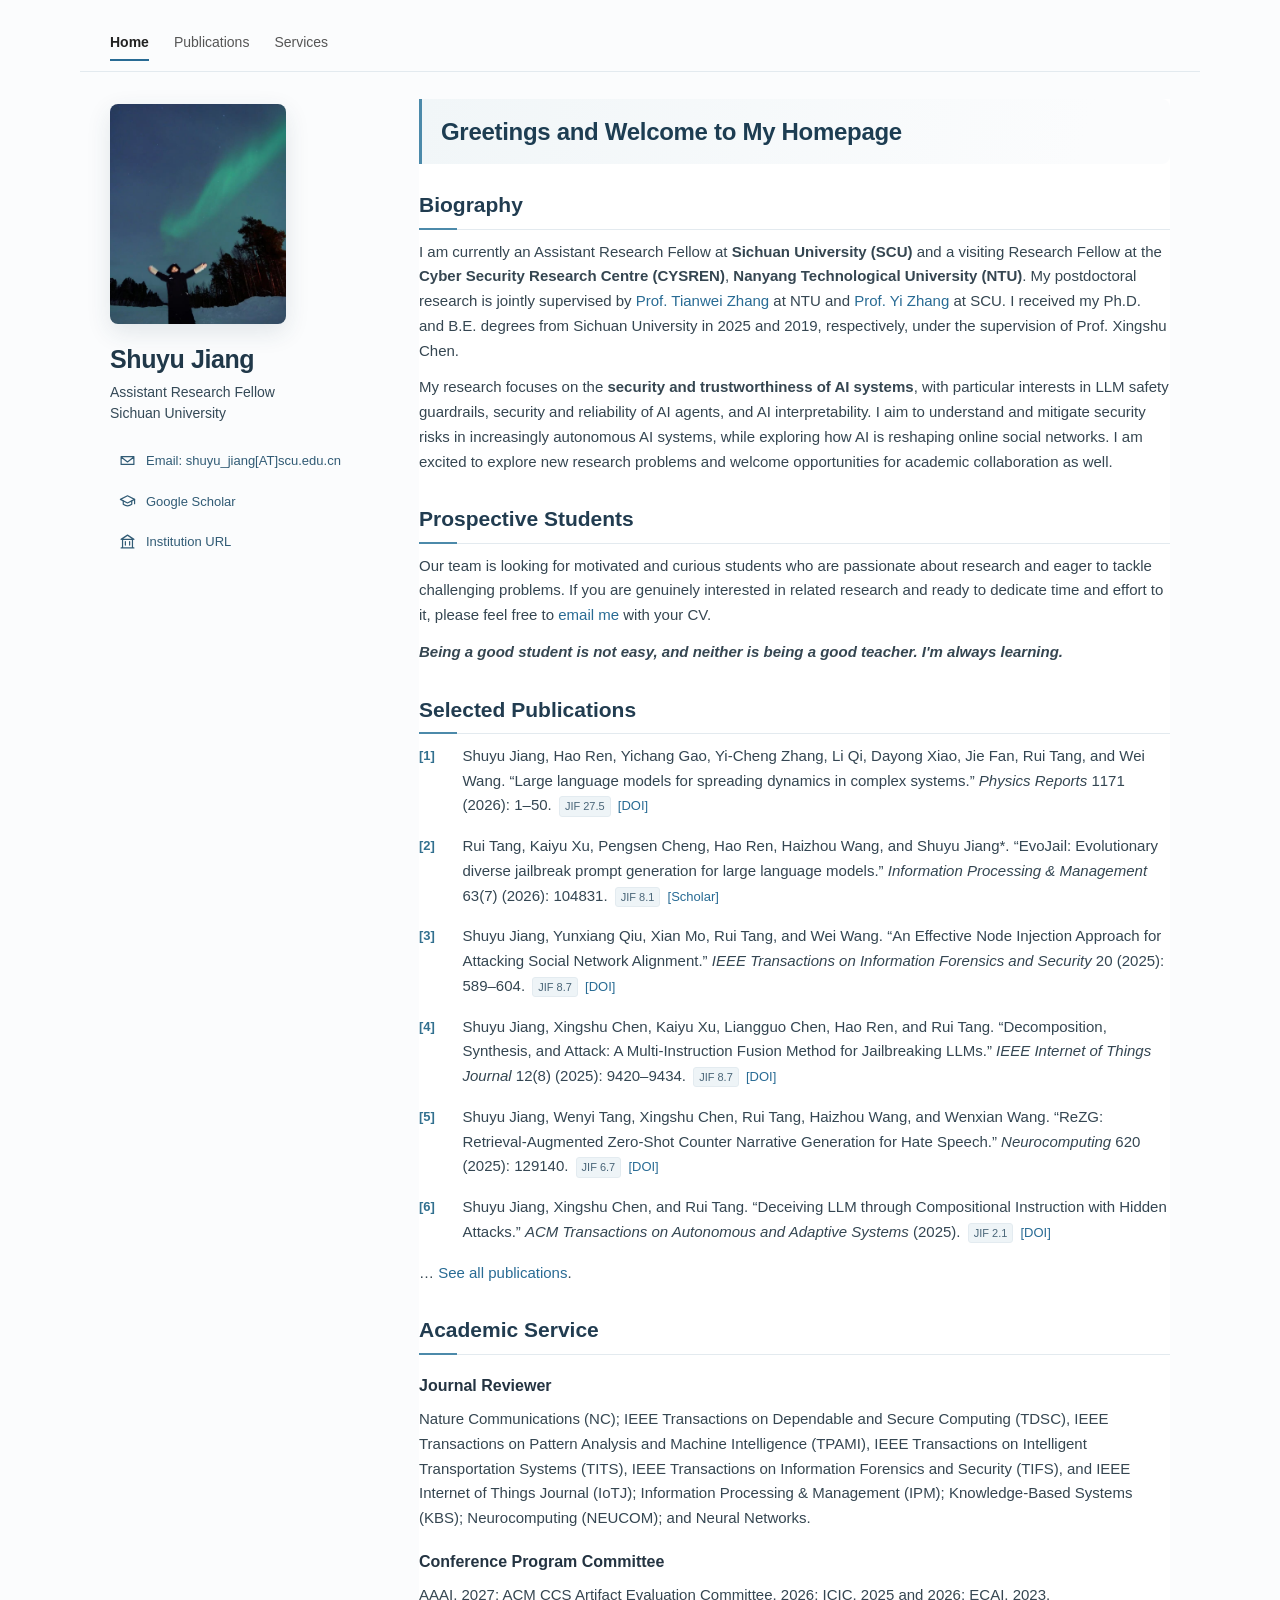
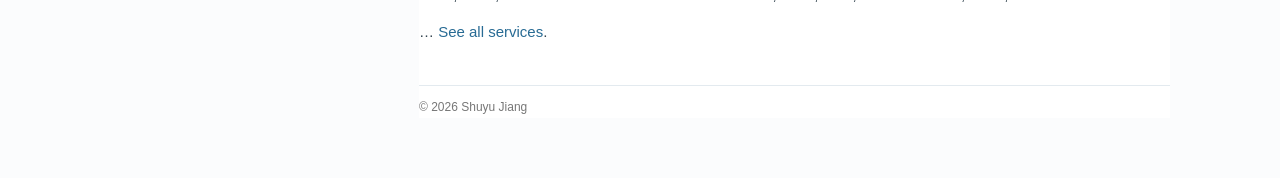
<file: index.html>
<!doctype html>
<html lang="en">
<head>
  <meta charset="utf-8">
  <meta name="viewport" content="width=device-width, initial-scale=1">
  <meta name="description" content="Shuyu Jiang is an Assistant Research Fellow at Sichuan University and a Postdoctoral Research Fellow at CYSREN, Nanyang Technological University. Her research focuses on the security and trustworthiness of AI systems.">
  <title>Shuyu Jiang | Personal Homepage</title>
  <link rel="icon" href="assets/monogram.svg" type="image/svg+xml">
  <link rel="stylesheet" href="styles.css">
</head>
<body>
  <nav class="site-nav" aria-label="Main navigation">
    <a class="active" href="index.html">Home</a>
    <a href="publications.html">Publications</a>
    <a href="services.html">Services</a>
  </nav>
  <div class="page">
    <aside class="profile">
      <img class="portrait" src="assets/shuyu-jiang.png" alt="Shuyu Jiang">
      <h1>Shuyu Jiang</h1>
      <p class="position">Assistant Research Fellow<br>Sichuan University</p>
      <ul class="links">
        <li><a href="mailto:shuyu_jiang@scu.edu.cn"><svg class="link-icon" viewBox="0 0 24 24" aria-hidden="true"><path d="M3 6.5h18v11H3zM3 7l9 7 9-7"/></svg><span>Email: shuyu_jiang[AT]scu.edu.cn</span></a></li>
        <li><a href="https://scholar.google.com/citations?user=rDnyrWEAAAAJ&amp;hl=en" target="_blank" rel="noreferrer"><svg class="link-icon" viewBox="0 0 24 24" aria-hidden="true"><path d="m2 9 10-5 10 5-10 5L2 9Z"/><path d="M6 11v5c3.5 2.5 8.5 2.5 12 0v-5M22 9v6"/></svg><span>Google Scholar</span></a></li>
        <li><a href="https://ccs.scu.edu.cn/info/1384/1156.htm" target="_blank" rel="noreferrer"><svg class="link-icon" viewBox="0 0 24 24" aria-hidden="true"><path d="M3 21h18M5 21V9h14v12M3 9l9-6 9 6M9 12v5m6-5v5"/></svg><span>Institution URL</span></a></li>
      </ul>
    </aside>
    <main class="home">
      <section>
        <h2>Greetings and Welcome to My Homepage</h2>
      </section>
      <section>
        <h2>Biography</h2>
        <p>I am currently an Assistant Research Fellow at <strong>Sichuan University (SCU)</strong> and a visiting Research Fellow at the <strong>Cyber Security Research Centre (CYSREN)</strong>, <strong>Nanyang Technological University (NTU)</strong>. My postdoctoral research is jointly supervised by <a href="https://personal.ntu.edu.sg/tianwei.zhang/" target="_blank" rel="noreferrer">Prof. Tianwei Zhang</a> at NTU and <a href="https://ccs.scu.edu.cn/info/1382/1126.htm" target="_blank" rel="noreferrer">Prof. Yi Zhang</a> at SCU. I received my Ph.D. and B.E. degrees from Sichuan University in 2025 and 2019, respectively, under the supervision of Prof. Xingshu Chen.</p>
        <p>My research focuses on the <strong>security and trustworthiness of AI systems</strong>, with particular interests in LLM safety guardrails, security and reliability of AI agents, and AI interpretability. I aim to understand and mitigate security risks in increasingly autonomous AI systems, while exploring how AI is reshaping online social networks. I am excited to explore new research problems and welcome opportunities for academic collaboration as well.</p>
      </section>
      <section>
        <h2>Prospective Students</h2>
        <p>Our team is looking for motivated and curious students who are passionate about research and eager to tackle challenging problems. If you are genuinely interested in related research and ready to dedicate time and effort to it, please feel free to <a href="mailto:shuyu_jiang[at]scu.edu.cn">email me</a> with your CV. </p>
        <p><strong><em>Being a good student is not easy, and neither is being a good teacher. I'm always learning.</em></strong></p>
      </section>
      <section>
        <h2>Selected Publications</h2>
        <ol class="publications">
          <li>Shuyu Jiang, Hao Ren, Yichang Gao, Yi-Cheng Zhang, Li Qi, Dayong Xiao, Jie Fan, Rui Tang, and Wei Wang. “Large language models for spreading dynamics in complex systems.” <em>Physics Reports</em> 1171 (2026): 1–50. <span class="if-badge">JIF 27.5</span> <a href="https://doi.org/10.1016/j.physrep.2026.01.006" target="_blank" rel="noreferrer">[DOI]</a></li>
          <li>Rui Tang, Kaiyu Xu, Pengsen Cheng, Hao Ren, Haizhou Wang, and Shuyu Jiang*. “EvoJail: Evolutionary diverse jailbreak prompt generation for large language models.” <em>Information Processing &amp; Management</em> 63(7) (2026): 104831. <span class="if-badge">JIF 8.1</span> <a href="https://scholar.google.com/citations?user=rDnyrWEAAAAJ&amp;hl=en" target="_blank" rel="noreferrer">[Scholar]</a></li>
          <li>Shuyu Jiang, Yunxiang Qiu, Xian Mo, Rui Tang, and Wei Wang. “An Effective Node Injection Approach for Attacking Social Network Alignment.” <em>IEEE Transactions on Information Forensics and Security</em> 20 (2025): 589–604. <span class="if-badge">JIF 8.7</span> <a href="https://doi.org/10.1109/TIFS.2024.3515842" target="_blank" rel="noreferrer">[DOI]</a></li>
          <li>Shuyu Jiang, Xingshu Chen, Kaiyu Xu, Liangguo Chen, Hao Ren, and Rui Tang. “Decomposition, Synthesis, and Attack: A Multi-Instruction Fusion Method for Jailbreaking LLMs.” <em>IEEE Internet of Things Journal</em> 12(8) (2025): 9420–9434. <span class="if-badge">JIF 8.7</span> <a href="https://doi.org/10.1109/JIOT.2025.3525741" target="_blank" rel="noreferrer">[DOI]</a></li>
          <li>Shuyu Jiang, Wenyi Tang, Xingshu Chen, Rui Tang, Haizhou Wang, and Wenxian Wang. “ReZG: Retrieval-Augmented Zero-Shot Counter Narrative Generation for Hate Speech.” <em>Neurocomputing</em> 620 (2025): 129140. <span class="if-badge">JIF 6.7</span> <a href="https://doi.org/10.1016/j.neucom.2024.129140" target="_blank" rel="noreferrer">[DOI]</a></li>
          <li>Shuyu Jiang, Xingshu Chen, and Rui Tang. “Deceiving LLM through Compositional Instruction with Hidden Attacks.” <em>ACM Transactions on Autonomous and Adaptive Systems</em> (2025). <span class="if-badge">JIF 2.1</span> <a href="https://doi.org/10.1145/3717067" target="_blank" rel="noreferrer">[DOI]</a></li>
        </ol>
        <p class="more-link">… <a href="publications.html">See all publications</a>.</p>
      </section>
      <section>
        <h2>Academic Service</h2>
        <h3>Journal Reviewer</h3>
        <p>Nature Communications (NC); IEEE Transactions on Dependable and Secure Computing (TDSC), IEEE Transactions on Pattern Analysis and Machine Intelligence (TPAMI), IEEE Transactions on Intelligent Transportation Systems (TITS), IEEE Transactions on Information Forensics and Security (TIFS), and IEEE Internet of Things Journal (IoTJ); Information Processing &amp; Management (IPM); Knowledge-Based Systems (KBS); Neurocomputing (NEUCOM); and Neural Networks.</p>
        <h3>Conference Program Committee</h3>
        <p>AAAI, 2027; ACM CCS Artifact Evaluation Committee, 2026; ICIC, 2025 and 2026; ECAI, 2023.</p>
        <p class="more-link">… <a href="services.html">See all services</a>.</p>
      </section>
      <footer>© 2026 Shuyu Jiang</footer>
    </main>
  </div>
</body>
</html>
</file>
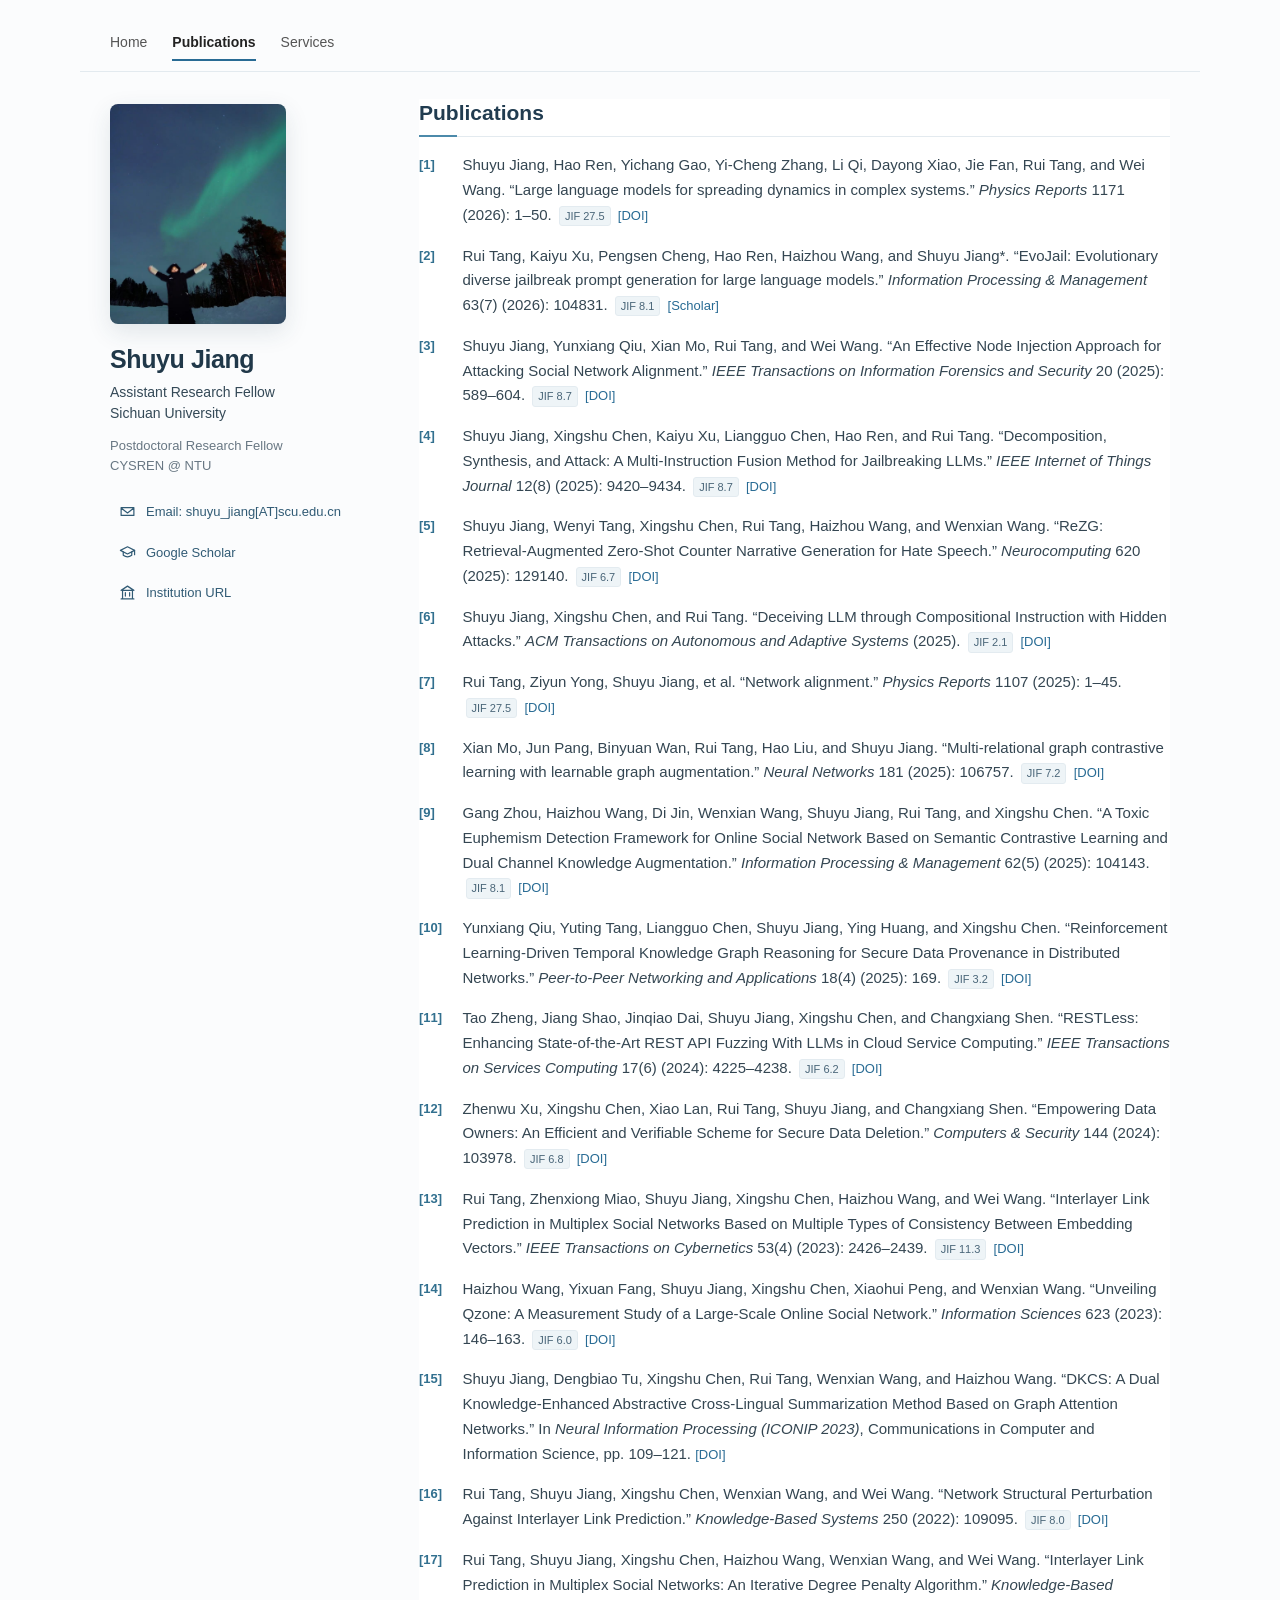
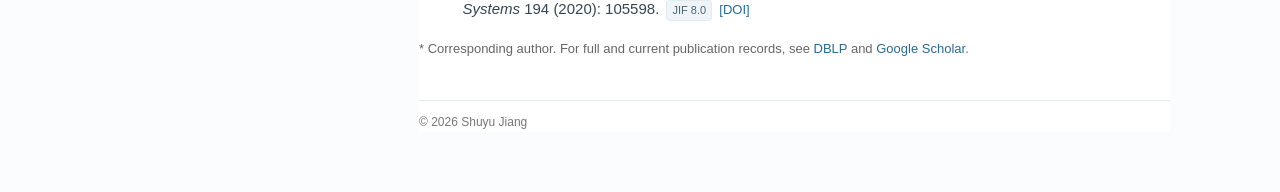
<file: publications.html>
<!doctype html>
<html lang="en">
<head>
  <meta charset="utf-8">
  <meta name="viewport" content="width=device-width, initial-scale=1">
  <meta name="description" content="Selected publications by Shuyu Jiang.">
  <title>Publications | Shuyu Jiang</title>
  <link rel="icon" href="assets/monogram.svg" type="image/svg+xml">
  <link rel="stylesheet" href="styles.css">
</head>
<body>
  <nav class="site-nav" aria-label="Main navigation">
    <a href="index.html">Home</a>
    <a class="active" href="publications.html">Publications</a>
    <a href="services.html">Services</a>
  </nav>
  <div class="page">
    <aside class="profile">
      <img class="portrait" src="assets/shuyu-jiang.png" alt="Shuyu Jiang">
      <h1>Shuyu Jiang</h1>
      <p class="position">Assistant Research Fellow<br>Sichuan University</p>
      <p class="visiting">Postdoctoral Research Fellow<br>CYSREN @ NTU</p>
      <ul class="links">
        <li><a href="mailto:shuyu_jiang@scu.edu.cn"><svg class="link-icon" viewBox="0 0 24 24" aria-hidden="true"><path d="M3 6.5h18v11H3zM3 7l9 7 9-7"/></svg><span>Email: shuyu_jiang[AT]scu.edu.cn</span></a></li>
        <li><a href="https://scholar.google.com/citations?user=rDnyrWEAAAAJ&amp;hl=en" target="_blank" rel="noreferrer"><svg class="link-icon" viewBox="0 0 24 24" aria-hidden="true"><path d="m2 9 10-5 10 5-10 5L2 9Z"/><path d="M6 11v5c3.5 2.5 8.5 2.5 12 0v-5M22 9v6"/></svg><span>Google Scholar</span></a></li>
        <li><a href="https://ccs.scu.edu.cn/info/1384/1156.htm" target="_blank" rel="noreferrer"><svg class="link-icon" viewBox="0 0 24 24" aria-hidden="true"><path d="M3 21h18M5 21V9h14v12M3 9l9-6 9 6M9 12v5m6-5v5"/></svg><span>Institution URL</span></a></li>
      </ul>
    </aside>
    <main>
      <h2>Publications</h2>
      <ol class="publications">
        <li>Shuyu Jiang, Hao Ren, Yichang Gao, Yi-Cheng Zhang, Li Qi, Dayong Xiao, Jie Fan, Rui Tang, and Wei Wang. “Large language models for spreading dynamics in complex systems.” <em>Physics Reports</em> 1171 (2026): 1–50. <span class="if-badge">JIF 27.5</span> <a href="https://doi.org/10.1016/j.physrep.2026.01.006" target="_blank" rel="noreferrer">[DOI]</a></li>
        <li>Rui Tang, Kaiyu Xu, Pengsen Cheng, Hao Ren, Haizhou Wang, and Shuyu Jiang*. “EvoJail: Evolutionary diverse jailbreak prompt generation for large language models.” <em>Information Processing &amp; Management</em> 63(7) (2026): 104831. <span class="if-badge">JIF 8.1</span> <a href="https://scholar.google.com/citations?user=rDnyrWEAAAAJ&amp;hl=en" target="_blank" rel="noreferrer">[Scholar]</a></li>
      

        <li>Shuyu Jiang, Yunxiang Qiu, Xian Mo, Rui Tang, and Wei Wang. “An Effective Node Injection Approach for Attacking Social Network Alignment.” <em>IEEE Transactions on Information Forensics and Security</em> 20 (2025): 589–604. <span class="if-badge">JIF 8.7</span> <a href="https://doi.org/10.1109/TIFS.2024.3515842" target="_blank" rel="noreferrer">[DOI]</a></li>
        <li>Shuyu Jiang, Xingshu Chen, Kaiyu Xu, Liangguo Chen, Hao Ren, and Rui Tang. “Decomposition, Synthesis, and Attack: A Multi-Instruction Fusion Method for Jailbreaking LLMs.” <em>IEEE Internet of Things Journal</em> 12(8) (2025): 9420–9434. <span class="if-badge">JIF 8.7</span> <a href="https://doi.org/10.1109/JIOT.2025.3525741" target="_blank" rel="noreferrer">[DOI]</a></li>
        <li>Shuyu Jiang, Wenyi Tang, Xingshu Chen, Rui Tang, Haizhou Wang, and Wenxian Wang. “ReZG: Retrieval-Augmented Zero-Shot Counter Narrative Generation for Hate Speech.” <em>Neurocomputing</em> 620 (2025): 129140. <span class="if-badge">JIF 6.7</span> <a href="https://doi.org/10.1016/j.neucom.2024.129140" target="_blank" rel="noreferrer">[DOI]</a></li>
        <li>Shuyu Jiang, Xingshu Chen, and Rui Tang. “Deceiving LLM through Compositional Instruction with Hidden Attacks.” <em>ACM Transactions on Autonomous and Adaptive Systems</em> (2025). <span class="if-badge">JIF 2.1</span> <a href="https://doi.org/10.1145/3717067" target="_blank" rel="noreferrer">[DOI]</a></li>
        <li>Rui Tang, Ziyun Yong, Shuyu Jiang, et al. “Network alignment.” <em>Physics Reports</em> 1107 (2025): 1–45. <span class="if-badge">JIF 27.5</span> <a href="https://doi.org/10.1016/j.physrep.2024.11.006" target="_blank" rel="noreferrer">[DOI]</a></li>
        <li>Xian Mo, Jun Pang, Binyuan Wan, Rui Tang, Hao Liu, and Shuyu Jiang. “Multi-relational graph contrastive learning with learnable graph augmentation.” <em>Neural Networks</em> 181 (2025): 106757. <span class="if-badge">JIF 7.2</span> <a href="https://doi.org/10.1016/j.neunet.2024.106757" target="_blank" rel="noreferrer">[DOI]</a></li>
        <li>Gang Zhou, Haizhou Wang, Di Jin, Wenxian Wang, Shuyu Jiang, Rui Tang, and Xingshu Chen. “A Toxic Euphemism Detection Framework for Online Social Network Based on Semantic Contrastive Learning and Dual Channel Knowledge Augmentation.” <em>Information Processing &amp; Management</em> 62(5) (2025): 104143. <span class="if-badge">JIF 8.1</span> <a href="https://doi.org/10.1016/j.ipm.2025.104143" target="_blank" rel="noreferrer">[DOI]</a></li>
        <li>Yunxiang Qiu, Yuting Tang, Liangguo Chen, Shuyu Jiang, Ying Huang, and Xingshu Chen. “Reinforcement Learning-Driven Temporal Knowledge Graph Reasoning for Secure Data Provenance in Distributed Networks.” <em>Peer-to-Peer Networking and Applications</em> 18(4) (2025): 169. <span class="if-badge">JIF 3.2</span> <a href="https://doi.org/10.1007/s12083-025-01977-y" target="_blank" rel="noreferrer">[DOI]</a></li>
      

        <li>Tao Zheng, Jiang Shao, Jinqiao Dai, Shuyu Jiang, Xingshu Chen, and Changxiang Shen. “RESTLess: Enhancing State-of-the-Art REST API Fuzzing With LLMs in Cloud Service Computing.” <em>IEEE Transactions on Services Computing</em> 17(6) (2024): 4225–4238. <span class="if-badge">JIF 6.2</span> <a href="https://doi.org/10.1109/TSC.2024.3489441" target="_blank" rel="noreferrer">[DOI]</a></li>
        <li>Zhenwu Xu, Xingshu Chen, Xiao Lan, Rui Tang, Shuyu Jiang, and Changxiang Shen. “Empowering Data Owners: An Efficient and Verifiable Scheme for Secure Data Deletion.” <em>Computers &amp; Security</em> 144 (2024): 103978. <span class="if-badge">JIF 6.8</span> <a href="https://doi.org/10.1016/j.cose.2024.103978" target="_blank" rel="noreferrer">[DOI]</a></li>
      

        <li>Rui Tang, Zhenxiong Miao, Shuyu Jiang, Xingshu Chen, Haizhou Wang, and Wei Wang. “Interlayer Link Prediction in Multiplex Social Networks Based on Multiple Types of Consistency Between Embedding Vectors.” <em>IEEE Transactions on Cybernetics</em> 53(4) (2023): 2426–2439. <span class="if-badge">JIF 11.3</span> <a href="https://doi.org/10.1109/TCYB.2021.3120134" target="_blank" rel="noreferrer">[DOI]</a></li>
        <li>Haizhou Wang, Yixuan Fang, Shuyu Jiang, Xingshu Chen, Xiaohui Peng, and Wenxian Wang. “Unveiling Qzone: A Measurement Study of a Large-Scale Online Social Network.” <em>Information Sciences</em> 623 (2023): 146–163. <span class="if-badge">JIF 6.0</span> <a href="https://doi.org/10.1016/j.ins.2022.12.023" target="_blank" rel="noreferrer">[DOI]</a></li>
        <li>Shuyu Jiang, Dengbiao Tu, Xingshu Chen, Rui Tang, Wenxian Wang, and Haizhou Wang. “DKCS: A Dual Knowledge-Enhanced Abstractive Cross-Lingual Summarization Method Based on Graph Attention Networks.” In <em>Neural Information Processing (ICONIP 2023)</em>, Communications in Computer and Information Science, pp. 109–121. <a href="https://doi.org/10.1007/978-981-99-8178-6_9" target="_blank" rel="noreferrer">[DOI]</a></li>
      

        <li>Rui Tang, Shuyu Jiang, Xingshu Chen, Wenxian Wang, and Wei Wang. “Network Structural Perturbation Against Interlayer Link Prediction.” <em>Knowledge-Based Systems</em> 250 (2022): 109095. <span class="if-badge">JIF 8.0</span> <a href="https://doi.org/10.1016/j.knosys.2022.109095" target="_blank" rel="noreferrer">[DOI]</a></li>
      

        <li>Rui Tang, Shuyu Jiang, Xingshu Chen, Haizhou Wang, Wenxian Wang, and Wei Wang. “Interlayer Link Prediction in Multiplex Social Networks: An Iterative Degree Penalty Algorithm.” <em>Knowledge-Based Systems</em> 194 (2020): 105598. <span class="if-badge">JIF 8.0</span> <a href="https://doi.org/10.1016/j.knosys.2020.105598" target="_blank" rel="noreferrer">[DOI]</a></li>
      </ol>
      <p class="footnote">* Corresponding author. For full and current publication records, see <a href="https://dblp.org/pid/227/1613.html" target="_blank" rel="noreferrer">DBLP</a> and <a href="https://scholar.google.com/citations?user=rDnyrWEAAAAJ&amp;hl=en" target="_blank" rel="noreferrer">Google Scholar</a>.</p>
      <footer>© 2026 Shuyu Jiang</footer>
    </main>
  </div>
</body>
</html>
</file>
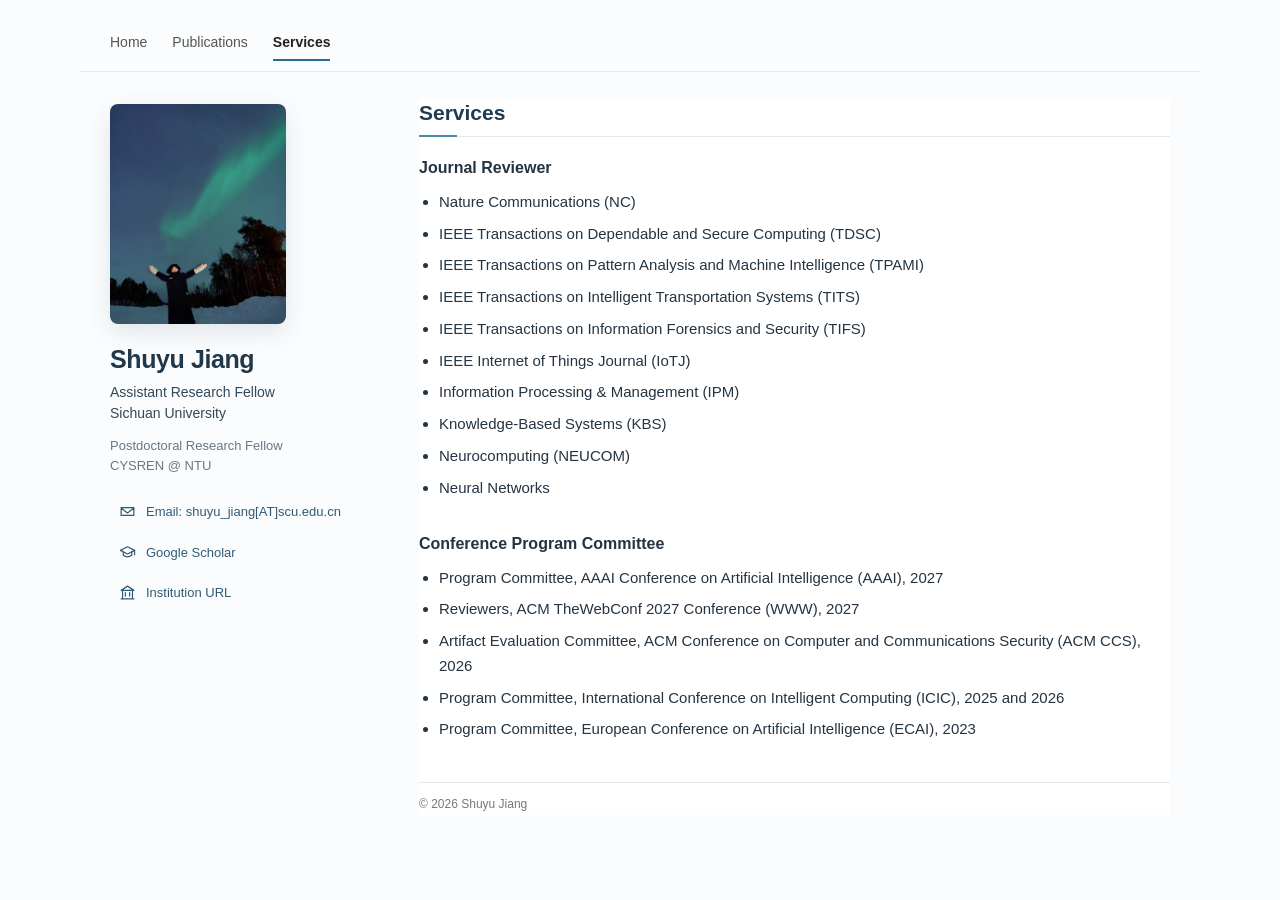
<file: services.html>
<!doctype html>
<html lang="en">
<head>
  <meta charset="utf-8">
  <meta name="viewport" content="width=device-width, initial-scale=1">
  <meta name="description" content="Journal reviewing and program committee service by Shuyu Jiang.">
  <title>Services | Shuyu Jiang</title>
  <link rel="icon" href="assets/monogram.svg" type="image/svg+xml">
  <link rel="stylesheet" href="styles.css">
</head>
<body>
  <nav class="site-nav" aria-label="Main navigation">
    <a href="index.html">Home</a>
    <a href="publications.html">Publications</a>
    <a class="active" href="services.html">Services</a>
  </nav>
  <div class="page">
    <aside class="profile">
      <img class="portrait" src="assets/shuyu-jiang.png" alt="Shuyu Jiang">
      <h1>Shuyu Jiang</h1>
      <p class="position">Assistant Research Fellow<br>Sichuan University</p>
      <p class="visiting">Postdoctoral Research Fellow<br>CYSREN @ NTU</p>
      <ul class="links">
        <li><a href="mailto:shuyu_jiang@scu.edu.cn"><svg class="link-icon" viewBox="0 0 24 24" aria-hidden="true"><path d="M3 6.5h18v11H3zM3 7l9 7 9-7"/></svg><span>Email: shuyu_jiang[AT]scu.edu.cn</span></a></li>
        <li><a href="https://scholar.google.com/citations?user=rDnyrWEAAAAJ&amp;hl=en" target="_blank" rel="noreferrer"><svg class="link-icon" viewBox="0 0 24 24" aria-hidden="true"><path d="m2 9 10-5 10 5-10 5L2 9Z"/><path d="M6 11v5c3.5 2.5 8.5 2.5 12 0v-5M22 9v6"/></svg><span>Google Scholar</span></a></li>
        <li><a href="https://ccs.scu.edu.cn/info/1384/1156.htm" target="_blank" rel="noreferrer"><svg class="link-icon" viewBox="0 0 24 24" aria-hidden="true"><path d="M3 21h18M5 21V9h14v12M3 9l9-6 9 6M9 12v5m6-5v5"/></svg><span>Institution URL</span></a></li>
      </ul>
    </aside>
    <main>
      <h2>Services</h2>
      <section>
        <h3>Journal Reviewer</h3>
        <ul class="service-list">
          <li>Nature Communications (NC)</li>
          <li>IEEE Transactions on Dependable and Secure Computing (TDSC)</li>
          <li>IEEE Transactions on Pattern Analysis and Machine Intelligence (TPAMI)</li>
          <li>IEEE Transactions on Intelligent Transportation Systems (TITS)</li>
          <li>IEEE Transactions on Information Forensics and Security (TIFS)</li>
          <li>IEEE Internet of Things Journal (IoTJ)</li>
          <li>Information Processing &amp; Management (IPM)</li>
          <li>Knowledge-Based Systems (KBS)</li>
          <li>Neurocomputing (NEUCOM)</li>
          <li>Neural Networks</li>
        </ul>
      </section>
      <section>
        <h3>Conference Program Committee</h3>
        <ul class="service-list">
          <li>Program Committee, AAAI Conference on Artificial Intelligence (AAAI), 2027</li>
          <li>Reviewers, ACM TheWebConf 2027 Conference (WWW), 2027</li>
          <li>Artifact Evaluation Committee, ACM Conference on Computer and Communications Security (ACM CCS), 2026</li>
          <li>Program Committee, International Conference on Intelligent Computing (ICIC), 2025 and 2026</li>
          <li>Program Committee, European Conference on Artificial Intelligence (ECAI), 2023</li>
        </ul>
      </section>
      <footer>© 2026 Shuyu Jiang</footer>
    </main>
  </div>
</body>
</html>
</file>
<file: styles.css>
:root{color-scheme:light;--ink:#222;--muted:#626262;--link:#286b94;--rule:#e5e5e5}*{box-sizing:border-box}html{scroll-behavior:smooth}body{margin:0;background:#fff;color:var(--ink);font:15px/1.65 Arial,Helvetica,sans-serif}.page{max-width:1120px;margin:48px auto 60px;padding:0 30px;display:grid;grid-template-columns:245px minmax(0,1fr);gap:64px}.profile{padding-top:5px}.portrait{display:block;width:176px;height:220px;object-fit:cover;object-position:center 24%;margin:0 0 20px}.profile h1{font-size:25px;line-height:1.2;font-weight:600;letter-spacing:-.4px;margin:0 0 8px}.position{font-size:14px;line-height:1.5;margin:0;color:#444}.visiting{font-size:13px;line-height:1.5;color:var(--muted);margin:12px 0 18px}.links{list-style:none;padding:0;margin:0;border-top:1px solid var(--rule)}.links li{border-bottom:1px solid var(--rule);padding:7px 0;font-size:13px}a{color:var(--link);text-decoration:none}a:hover{text-decoration:underline}main{max-width:760px}main section{margin:0 0 30px}h2{font-size:21px;font-weight:600;line-height:1.3;margin:0 0 10px;padding:0 0 8px;border-bottom:1px solid var(--rule)}main p{margin:0 0 12px}.publications{padding-left:22px;margin:0}.publications li{padding-left:2px;margin:0 0 13px}.publications li::marker{color:#777}.publications strong{font-weight:600}.publications a,.scholar-note a{white-space:nowrap;font-size:13px}.scholar-note{font-size:13px;color:var(--muted);margin:15px 0 0}.education{padding-left:20px;margin:0}.education li{margin:0 0 5px}footer{border-top:1px solid var(--rule);padding-top:12px;margin-top:40px;color:#777;font-size:12px}
@media(max-width:700px){.page{display:block;margin:28px auto 45px;padding:0 22px}.profile{margin-bottom:38px}.portrait{width:145px;height:181px;margin-bottom:14px}.profile h1{font-size:23px}.links{display:flex;flex-wrap:wrap;gap:0 18px;border:0;margin-top:8px}.links li{border:0;padding:4px 0}.visiting{margin-bottom:8px}h2{font-size:19px}main section{margin-bottom:27px}.publications li{margin-bottom:12px}}
@media print{.page{max-width:none;margin:0;padding:0;grid-template-columns:190px 1fr;gap:32px}body{font-size:11px}.portrait{width:140px;height:175px}.profile h1{font-size:19px}h2{font-size:16px}main section{margin-bottom:18px}a{color:inherit}footer{margin-top:20px}}
.site-nav{max-width:1120px;margin:31px auto 0;padding:0 30px;display:flex;gap:25px;align-items:center}.site-nav a{font-size:14px;color:#555;border-bottom:2px solid transparent;padding:0 0 5px}.site-nav a.active{color:#222;font-weight:600;border-color:#286b94}.page{margin-top:27px}.page main>h2{margin-bottom:16px}.intro-note,.footnote{font-size:13px;color:#666;margin:0 0 14px}.publications{padding-left:25px}.publications li{margin-bottom:15px}.page main section h3{font-size:16px;font-weight:600;margin:18px 0 8px}.service-list{padding-left:20px;margin:0}.service-list li{margin:0 0 7px}.year-heading{font-size:16px;font-weight:600;margin:22px 0 8px}.if-badge{display:inline-block;color:#596873;background:#f1f5f7;border-radius:3px;padding:0 5px;margin:0 3px;font-size:11px;white-space:nowrap}@media(max-width:700px){.site-nav{margin:20px auto 0;padding:0 22px;gap:20px}.page{margin-top:22px}}

/* Refined academic homepage and numbered publication list */
:root{--ink:#243442;--muted:#687783;--link:#286b94;--rule:#e3eaef;--soft:#f6f9fb}
body{background:#fbfcfd;color:var(--ink);font-family:Inter,"Segoe UI",Arial,Helvetica,sans-serif}
.site-nav{border-bottom:1px solid var(--rule);padding-bottom:10px}
.site-nav a{transition:color .18s ease,border-color .18s ease}
.page{align-items:start}
.profile{position:sticky;top:26px}
.portrait{border-radius:8px;box-shadow:0 8px 24px rgba(34,62,79,.12)}
.profile h1{color:#203849}
.position{color:#344957}
.visiting{color:var(--muted)}
.links{display:grid;gap:3px;margin-top:18px;border:0}
.links li{border:0;padding:0}
.links a{display:flex;align-items:center;gap:10px;padding:8px 9px;border-radius:7px;color:#315b75;transition:background .18s ease,color .18s ease}
.links a:hover{background:#eef4f7;color:#174e71;text-decoration:none}
.link-icon{width:17px;height:17px;flex:0 0 17px;fill:none;stroke:currentColor;stroke-width:1.7;stroke-linecap:round;stroke-linejoin:round}
main{background:#fff}
main section{margin-bottom:31px}
h2{color:#213c50;border-bottom-color:var(--rule);position:relative;padding-bottom:10px}
h2::after{content:"";position:absolute;left:0;bottom:-1px;width:38px;height:2px;background:#4c8aaa}
main p{color:#354651}
.home>section:first-child{padding:17px 19px;margin-bottom:27px;border-left:3px solid #4c8aaa;border-radius:0 8px 8px 0;background:linear-gradient(105deg,#f1f6f8 0%,#fbfcfd 88%)}
.home>section:first-child h2{margin:0;padding:0;border:0;color:#1d3d52;font-size:24px;letter-spacing:-.3px}
.home>section:first-child h2::after{display:none}
.publications{list-style:none;counter-reset:publication;padding:0;margin:0}
.publications li{counter-increment:publication;position:relative;padding:0 0 0 2.9em;margin:0 0 16px;color:#344652}
.publications li::marker{content:""}
.publications li::before{content:"[" counter(publication) "]";position:absolute;left:0;top:1px;color:#32708f;font-size:13px;font-weight:700;font-variant-numeric:tabular-nums}
.publications strong{color:#203849}
.if-badge{background:#eef4f7;color:#496578;border:1px solid #e3ebf0}
footer{border-color:var(--rule)}
@media(max-width:700px){.profile{position:static}.links{display:grid;grid-template-columns:1fr;gap:2px;margin-top:12px}.home>section:first-child{padding:15px}.home>section:first-child h2{font-size:21px}.publications li{padding-left:2.7em}}
@media print{body{background:#fff}.profile{position:static}.portrait{box-shadow:none}}
</file>
